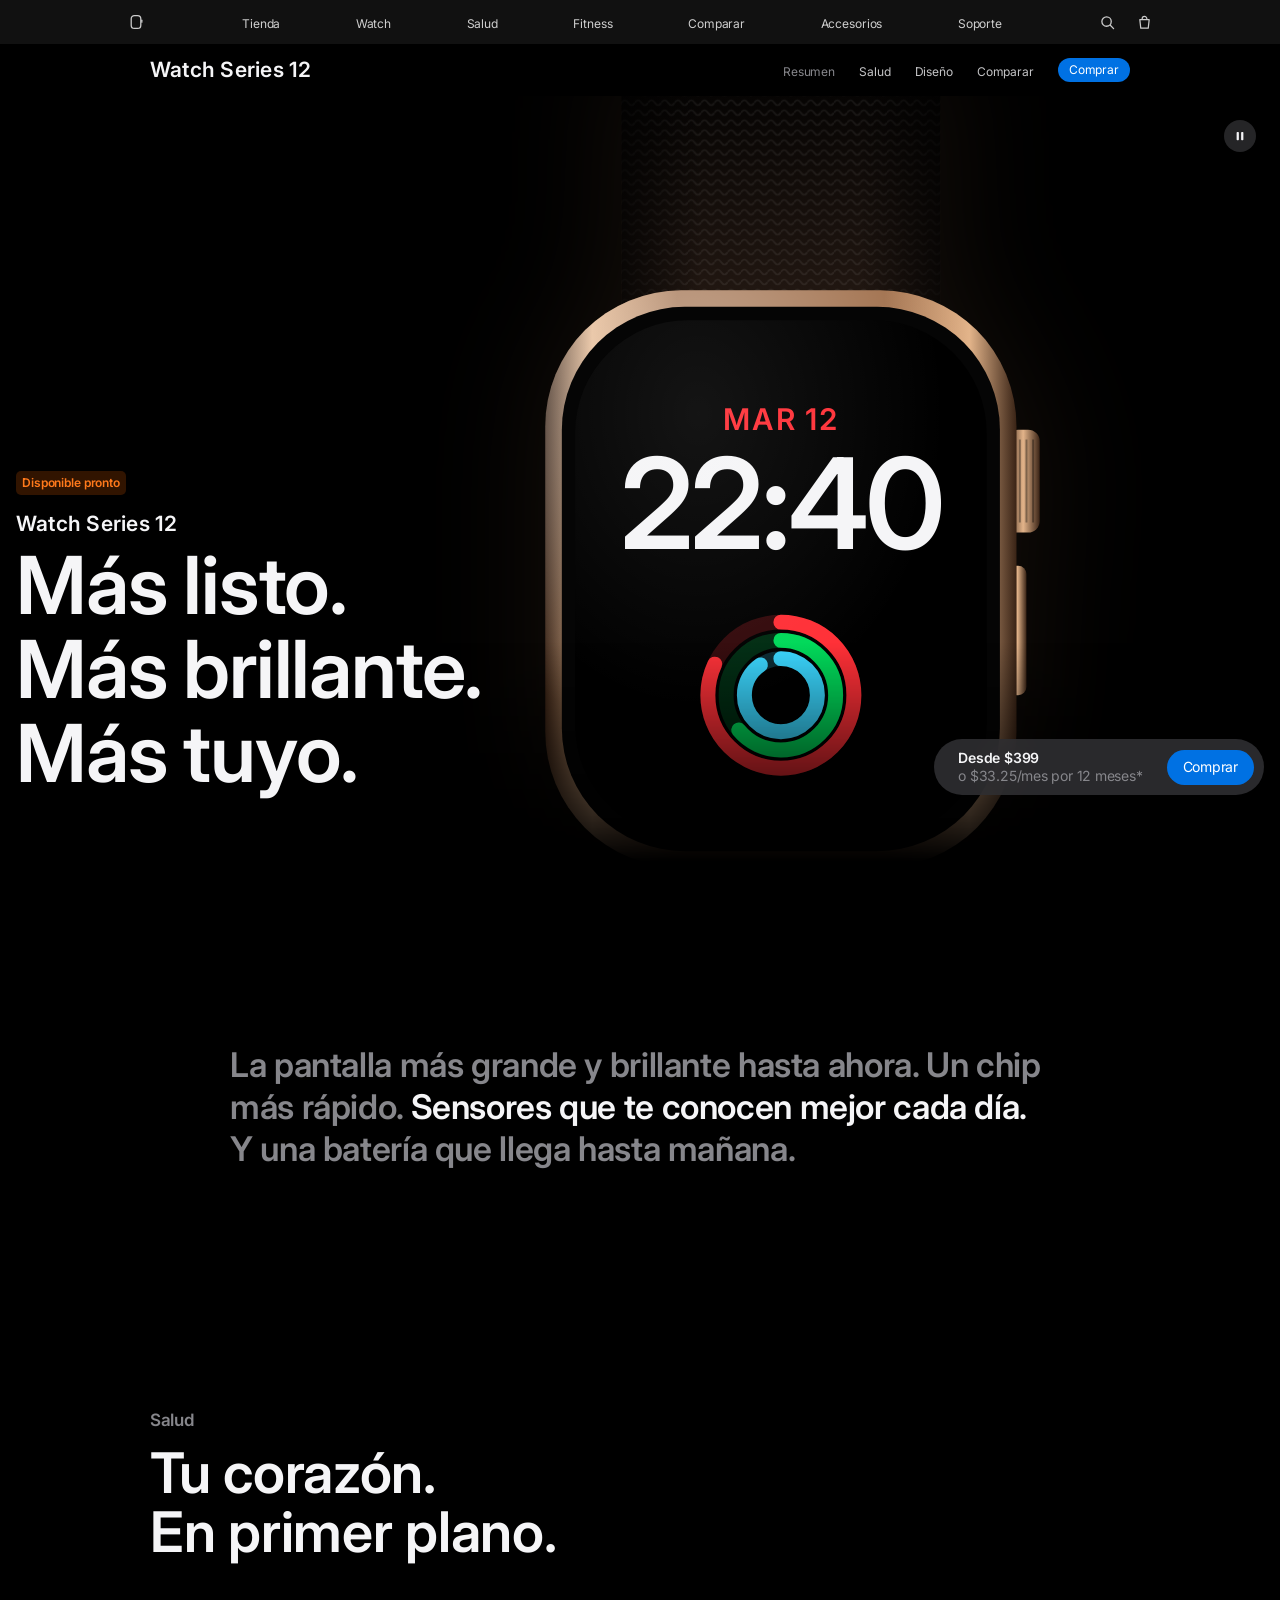
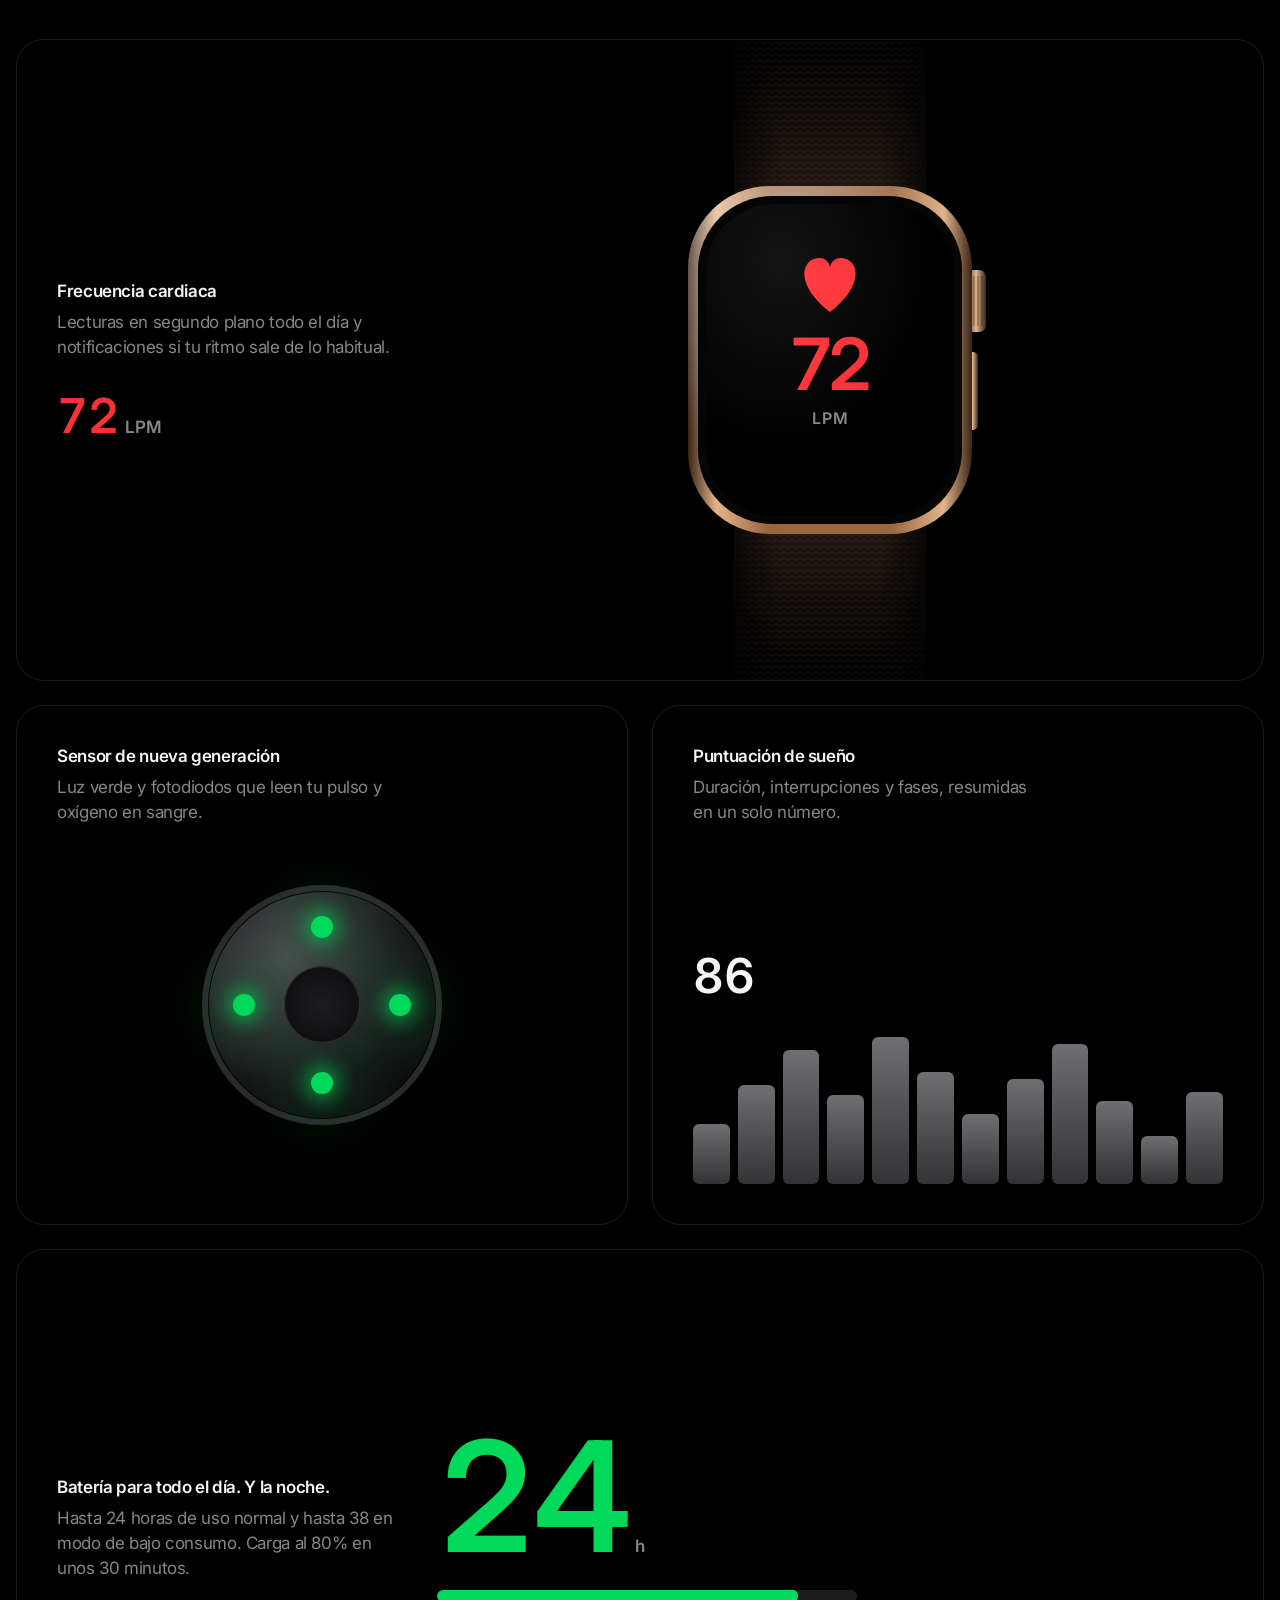
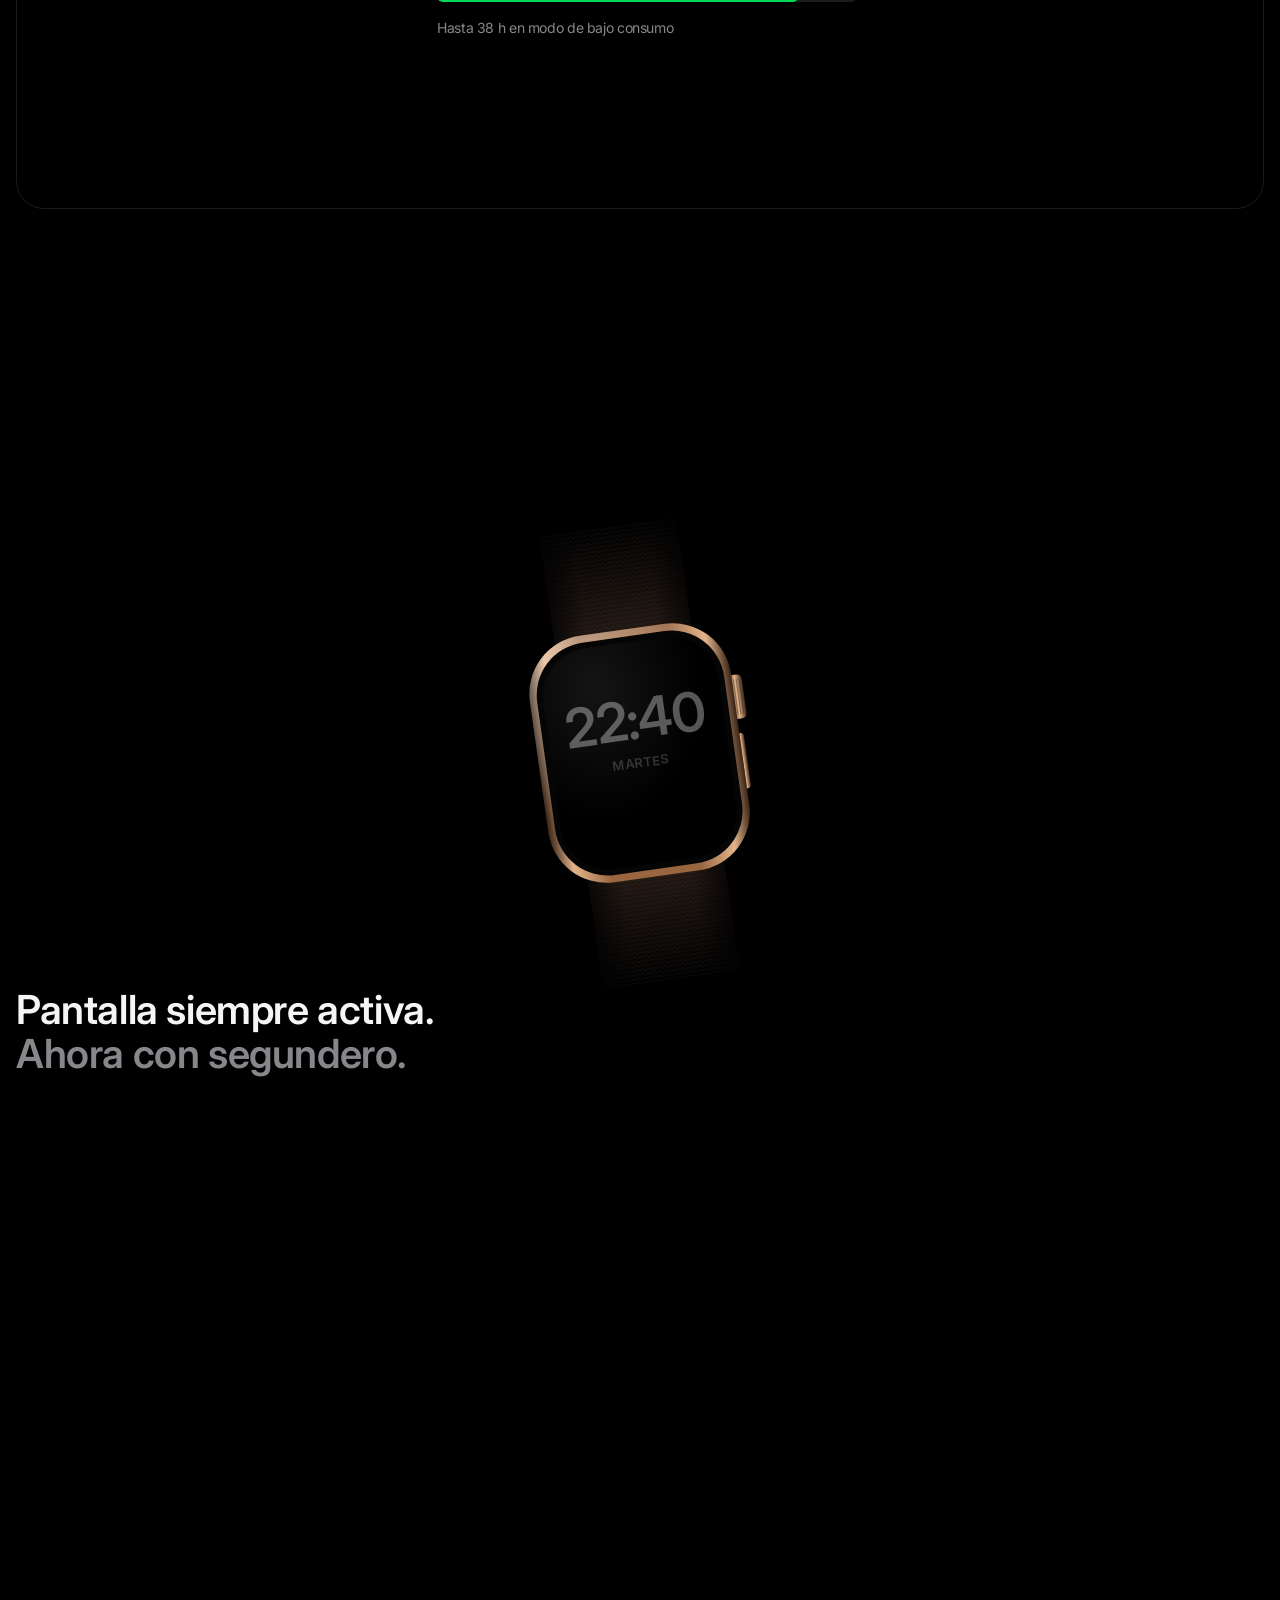
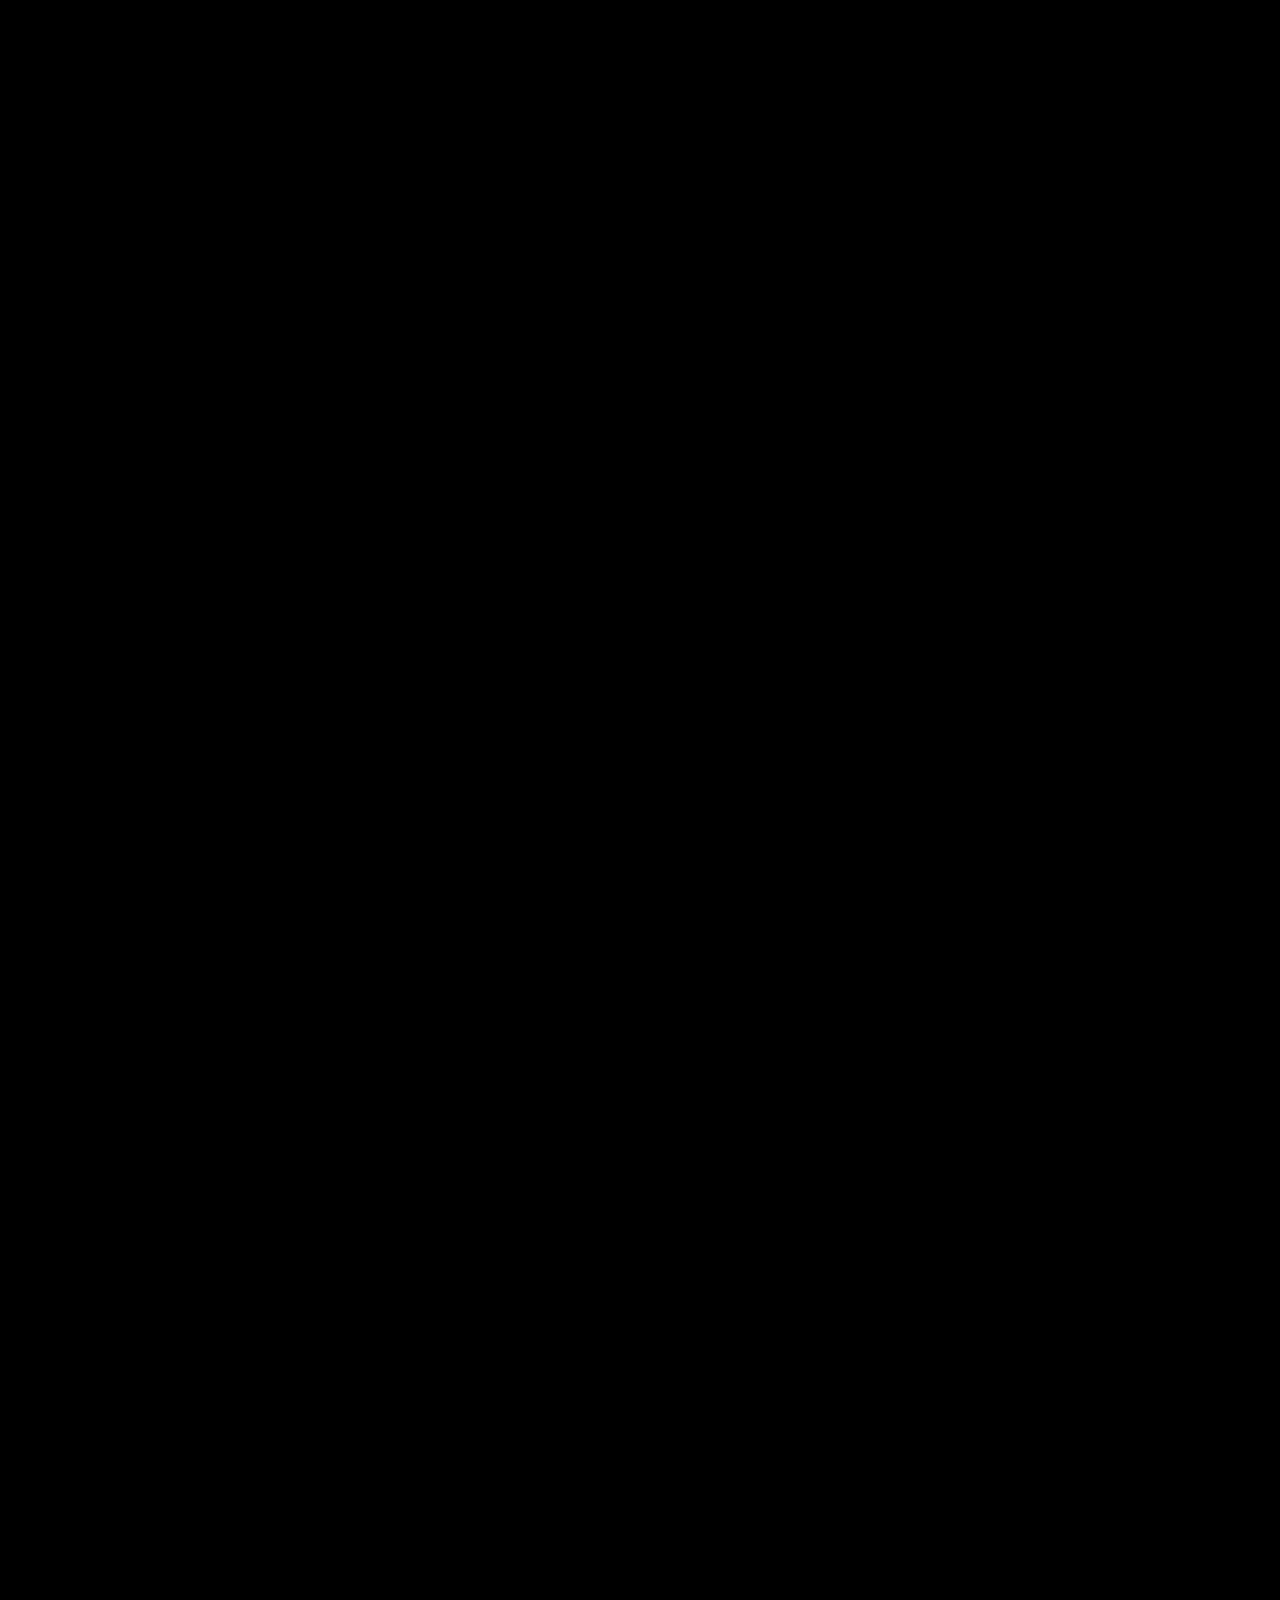
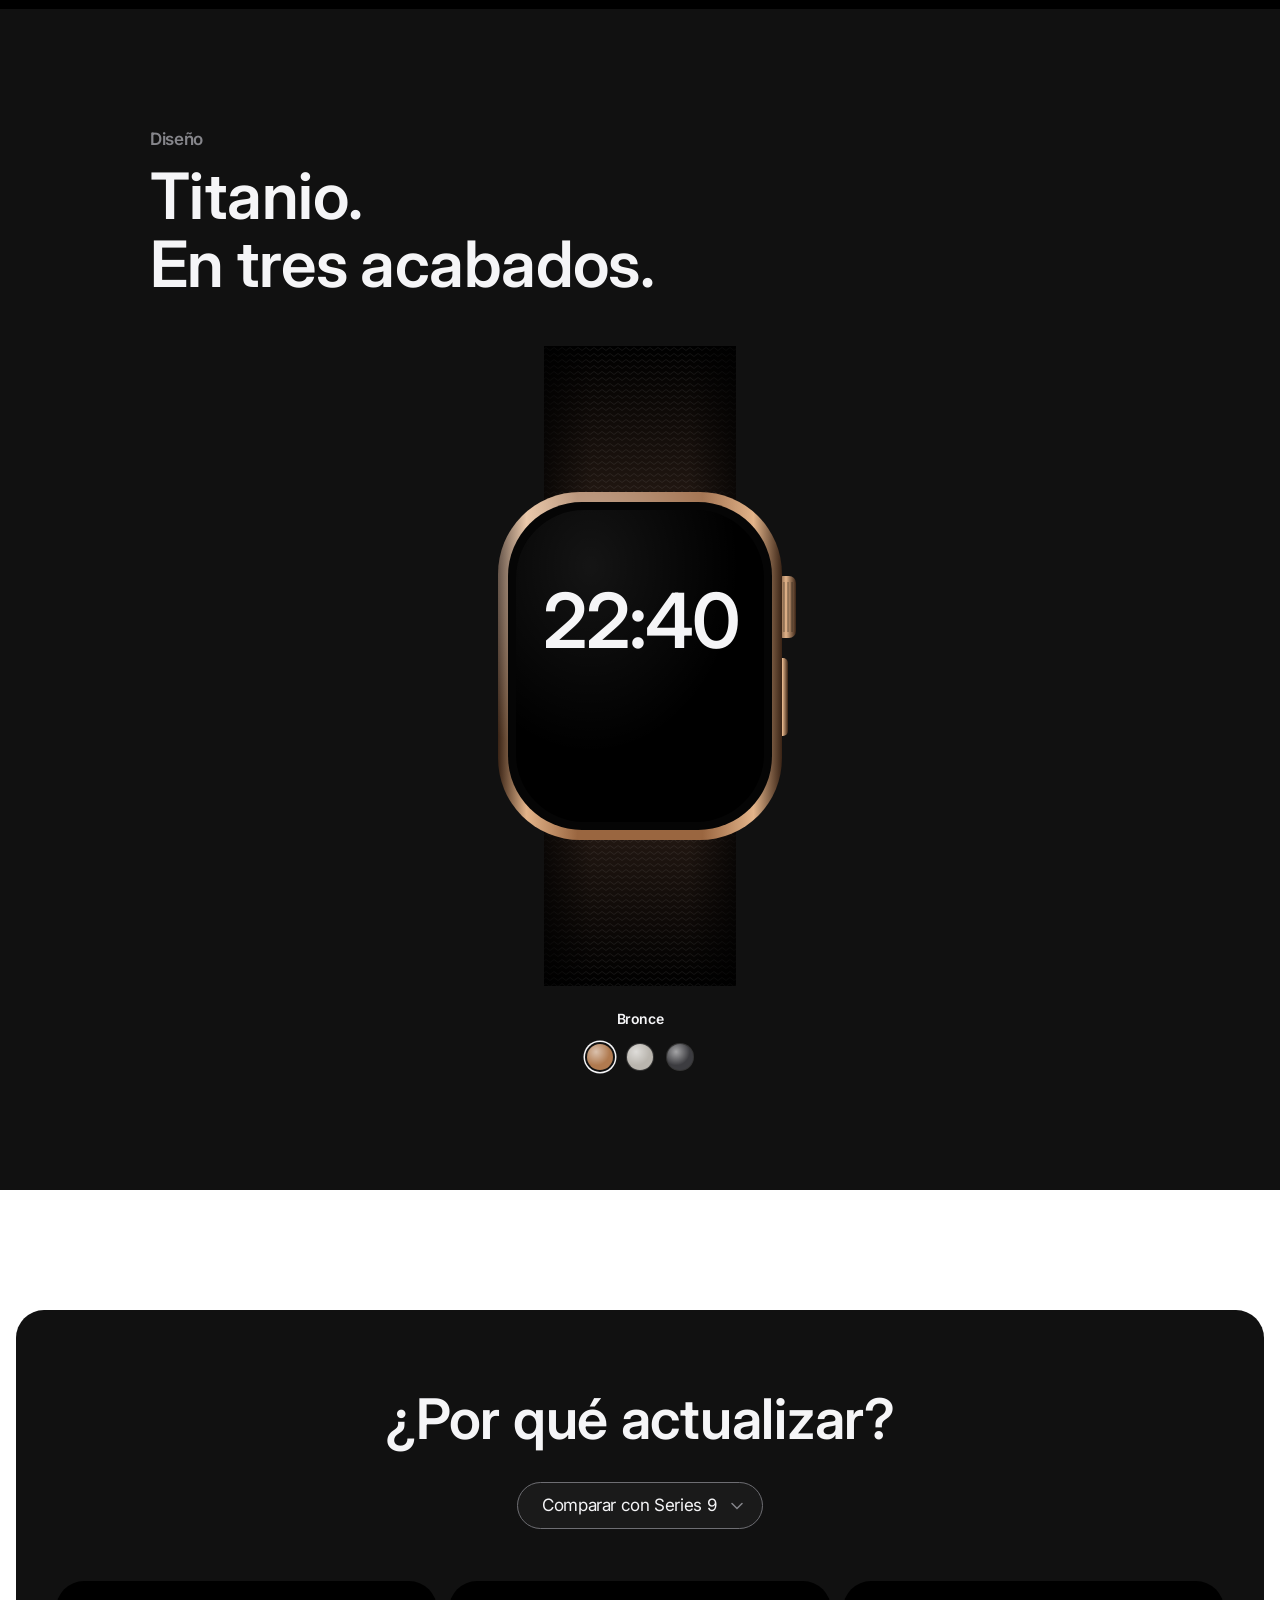
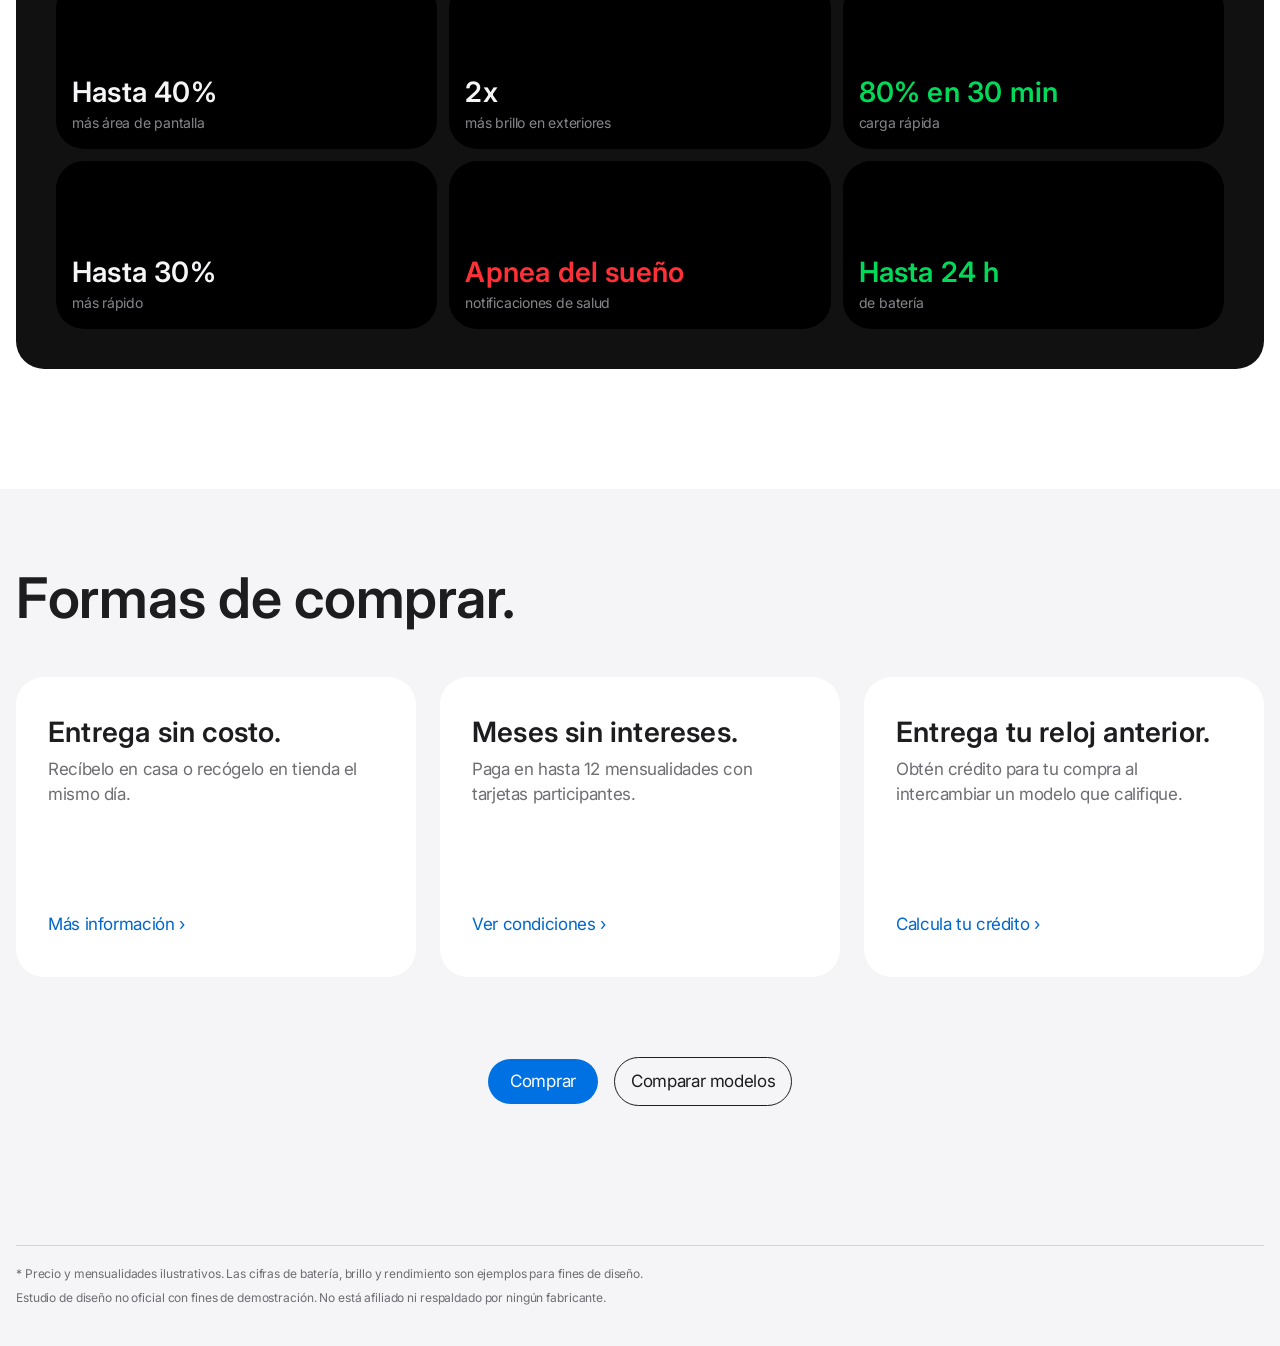
<file: index.html>
<!doctype html>
<html lang="es">
<head>
  <meta charset="utf-8">
  <meta name="viewport" content="width=device-width, initial-scale=1">
  <title>Watch Series 12</title>
  <meta name="description" content="Estudio de diseño no oficial de la página de producto de un reloj inteligente: escenario negro, hardware en bronce y métricas de salud animadas.">
  <link rel="preconnect" href="https://fonts.googleapis.com">
  <link rel="preconnect" href="https://fonts.gstatic.com" crossorigin>
  <link href="https://fonts.googleapis.com/css2?family=Inter:wght@400;600&display=swap" rel="stylesheet">
  <link rel="stylesheet" href="tokens/tokens.css">
  <link rel="stylesheet" href="assets/style.css">
</head>
<body>

  <!-- Shared watch hardware: case, bands, crown. Finish comes from --m1/--m2/--m3 on the host <svg>. -->
  <svg width="0" height="0" style="position:absolute" aria-hidden="true">
    <defs>
      <linearGradient id="g-case" x1="0" x2="1" y1="0" y2="0">
        <stop offset="0" style="stop-color:var(--m1)"/>
        <stop offset=".1" style="stop-color:var(--m2)"/>
        <stop offset=".28" style="stop-color:var(--m3)"/>
        <stop offset=".72" style="stop-color:var(--m3)"/>
        <stop offset=".9" style="stop-color:var(--m2)"/>
        <stop offset="1" style="stop-color:var(--m1)"/>
      </linearGradient>
      <radialGradient id="g-sheen" cx=".3" cy=".18" r=".6">
        <stop offset="0" stop-color="#fff" stop-opacity=".45"/>
        <stop offset="1" stop-color="#fff" stop-opacity="0"/>
      </radialGradient>
      <linearGradient id="g-band-top" x1="0" x2="0" y1="0" y2="1">
        <stop offset="0" stop-color="#000"/>
        <stop offset="1" style="stop-color:var(--band)"/>
      </linearGradient>
      <linearGradient id="g-band-bottom" x1="0" x2="0" y1="0" y2="1">
        <stop offset="0" style="stop-color:var(--band)"/>
        <stop offset="1" stop-color="#000"/>
      </linearGradient>
      <linearGradient id="g-band-shade" x1="0" x2="1">
        <stop offset="0" stop-color="#000" stop-opacity=".7"/>
        <stop offset=".25" stop-color="#000" stop-opacity="0"/>
        <stop offset=".75" stop-color="#000" stop-opacity="0"/>
        <stop offset="1" stop-color="#000" stop-opacity=".7"/>
      </linearGradient>
      <linearGradient id="g-crown" x1="0" x2="1">
        <stop offset="0" style="stop-color:var(--m1)"/>
        <stop offset=".5" style="stop-color:var(--m2)"/>
        <stop offset="1" style="stop-color:var(--m1)"/>
      </linearGradient>
      <pattern id="p-knit" width="8" height="6" patternUnits="userSpaceOnUse">
        <path d="M0 3 Q2 0 4 3 T8 3" fill="none" stroke="#fff" stroke-opacity=".07" stroke-width="1"/>
      </pattern>
      <symbol id="watch-body" viewBox="0 0 400 640">
        <rect x="104" y="0" width="192" height="190" fill="url(#g-band-top)"/>
        <rect x="104" y="0" width="192" height="190" fill="url(#p-knit)"/>
        <rect x="104" y="0" width="192" height="190" fill="url(#g-band-shade)"/>
        <rect x="104" y="450" width="192" height="190" fill="url(#g-band-bottom)"/>
        <rect x="104" y="450" width="192" height="190" fill="url(#p-knit)"/>
        <rect x="104" y="450" width="192" height="190" fill="url(#g-band-shade)"/>
        <rect x="336" y="230" width="20" height="62" rx="7" fill="url(#g-crown)"/>
        <g stroke="#000" stroke-opacity=".35" stroke-width="1.2">
          <path d="M340 236v50M344 236v50M348 236v50M352 236v50"/>
        </g>
        <rect x="337" y="312" width="11" height="78" rx="5" fill="url(#g-crown)"/>
        <rect x="58" y="146" width="284" height="348" rx="82" fill="url(#g-case)"/>
        <rect x="58" y="146" width="284" height="348" rx="82" fill="url(#g-sheen)"/>
        <rect x="68" y="156" width="264" height="328" rx="74" fill="#050505"/>
        <rect x="76" y="164" width="248" height="312" rx="68" fill="#000"/>
      </symbol>
    </defs>
  </svg>

  <!-- Global Navigation Bar -->
  <header class="gnav">
    <div class="gnav__inner">
      <a class="gnav__brand" href="#top" aria-label="Inicio">
        <svg viewBox="0 0 20 20" width="16" height="16" aria-hidden="true"><rect x="4" y="2" width="12" height="16" rx="4" fill="none" stroke="currentColor" stroke-width="1.6"/><rect x="16.5" y="7" width="1.6" height="4" rx=".8" fill="currentColor"/></svg>
      </a>
      <ul class="gnav__links">
        <li><a href="#top">Tienda</a></li>
        <li><a href="#top">Watch</a></li>
        <li><a href="#salud">Salud</a></li>
        <li><a href="#fitness">Fitness</a></li>
        <li><a href="#comparar">Comparar</a></li>
        <li><a href="#comprar">Accesorios</a></li>
        <li><a href="#pie">Soporte</a></li>
      </ul>
      <div class="gnav__icons">
        <svg viewBox="0 0 16 16" width="15" height="15" aria-hidden="true"><circle cx="7" cy="7" r="5" fill="none" stroke="currentColor" stroke-width="1.4"/><path d="M11 11l3.5 3.5" stroke="currentColor" stroke-width="1.4" stroke-linecap="round"/></svg>
        <svg viewBox="0 0 16 16" width="15" height="15" aria-hidden="true"><path d="M3 5h10l-1 9H4z" fill="none" stroke="currentColor" stroke-width="1.3" stroke-linejoin="round"/><path d="M5.5 5V4a2.5 2.5 0 015 0v1" fill="none" stroke="currentColor" stroke-width="1.3"/></svg>
      </div>
    </div>
  </header>

  <!-- Local Product Navigation -->
  <nav class="lnav" aria-label="Producto">
    <div class="lnav__inner">
      <a class="lnav__title" href="#top">Watch Series 12</a>
      <ul class="lnav__links">
        <li><a href="#top" class="is-current">Resumen</a></li>
        <li><a href="#salud">Salud</a></li>
        <li><a href="#diseno">Diseño</a></li>
        <li><a href="#comparar">Comparar</a></li>
      </ul>
      <a class="btn-buy btn-buy--sm" href="#comprar">Comprar</a>
    </div>
  </nav>

  <main id="top">

    <!-- Hero Product Stage -->
    <section class="hero" aria-label="Presentación">
      <div class="hero__stage" aria-hidden="true">
        <svg class="watch watch--hero" viewBox="0 0 400 640">
          <use href="#watch-body"/>
          <g class="face">
            <text x="200" y="230" class="face__date">MAR 12</text>
            <text x="200" y="302" class="face__time" data-clock>10:09</text>
            <g class="rings" transform="translate(200 390) rotate(-90)">
              <circle r="44" class="ring ring--track ring--move"/>
              <circle r="44" class="ring ring--move" pathLength="100" style="--fill:82"/>
              <circle r="33" class="ring ring--track ring--exercise"/>
              <circle r="33" class="ring ring--exercise" pathLength="100" style="--fill:64"/>
              <circle r="22" class="ring ring--track ring--stand"/>
              <circle r="22" class="ring ring--stand" pathLength="100" style="--fill:91"/>
            </g>
          </g>
          <rect class="glare" x="76" y="164" width="248" height="312" rx="68"/>
        </svg>
      </div>

      <div class="hero__copy">
        <span class="badge badge--soon">Disponible pronto</span>
        <p class="hero__eyebrow">Watch Series 12</p>
        <h1 class="hero__title">Más listo.<br>Más brillante.<br>Más tuyo.</h1>
      </div>

      <div class="capsule">
        <div class="capsule__price">
          <span>Desde $399</span>
          <span class="capsule__sub">o $33.25/mes por 12 meses*</span>
        </div>
        <a class="btn-buy" href="#comprar">Comprar</a>
      </div>

      <button class="pause" type="button" aria-label="Pausar animaciones" aria-pressed="false">
        <svg viewBox="0 0 16 16" width="12" height="12" aria-hidden="true">
          <g class="pause__icon-pause"><rect x="3.5" y="2.5" width="3" height="11" rx="1" fill="currentColor"/><rect x="9.5" y="2.5" width="3" height="11" rx="1" fill="currentColor"/></g>
          <path class="pause__icon-play" d="M4 2.5l9 5.5-9 5.5z" fill="currentColor"/>
        </svg>
      </button>
    </section>

    <!-- Intro statement -->
    <section class="intro" aria-label="Introducción">
      <p class="intro__text reveal">
        La pantalla más grande y brillante hasta ahora. Un chip más rápido.
        <span>Sensores que te conocen mejor cada día.</span>
        Y una batería que llega hasta mañana.
      </p>
    </section>

    <!-- Health -->
    <section class="section" id="salud">
      <div class="wrap">
        <p class="eyebrow reveal">Salud</p>
        <h2 class="section-heading reveal">Tu corazón.<br>En primer plano.</h2>
      </div>

      <div class="cards wrap-wide">
        <!-- Heart rate -->
        <article class="card card--black card--wide reveal">
          <div class="card__copy">
            <h3 class="feature-label">Frecuencia cardiaca</h3>
            <p class="card__text">Lecturas en segundo plano todo el día y notificaciones si tu ritmo sale de lo habitual.</p>
            <p class="metric metric--red"><span data-count="72">0</span><small>LPM</small></p>
          </div>
          <div class="card__media">
            <svg class="watch watch--card" viewBox="0 0 400 640" aria-hidden="true">
              <use href="#watch-body"/>
              <g class="face">
                <g transform="translate(200 250)">
                  <path class="heart" d="M0 22 C-34 -4 -30 -30 -12 -32 C-4 -33 0 -26 0 -22 C0 -26 4 -33 12 -32 C30 -30 34 -4 0 22Z" fill="var(--color-pulse-red)"/>
                </g>
                <text x="200" y="350" class="face__bpm" data-count="72">0</text>
                <text x="200" y="384" class="face__unit">LPM</text>
                <polyline class="ecg" pathLength="100" points="96,428 140,428 152,428 160,410 168,446 176,400 186,436 194,428 240,428 248,428 256,412 264,444 272,402 282,436 290,428 304,428"/>
              </g>
              <rect class="glare" x="76" y="164" width="248" height="312" rx="68"/>
            </svg>
          </div>
        </article>

        <!-- Sensor -->
        <article class="card card--black reveal">
          <div class="card__copy">
            <h3 class="feature-label">Sensor de nueva generación</h3>
            <p class="card__text">Luz verde y fotodiodos que leen tu pulso y oxígeno en sangre.</p>
          </div>
          <div class="sensor" aria-hidden="true">
            <div class="sensor__back">
              <span class="sensor__led" style="--a:0deg"></span>
              <span class="sensor__led" style="--a:90deg"></span>
              <span class="sensor__led" style="--a:180deg"></span>
              <span class="sensor__led" style="--a:270deg"></span>
              <span class="sensor__core"></span>
            </div>
          </div>
        </article>

        <!-- Sleep -->
        <article class="card card--black reveal">
          <div class="card__copy">
            <h3 class="feature-label">Puntuación de sueño</h3>
            <p class="card__text">Duración, interrupciones y fases, resumidas en un solo número.</p>
          </div>
          <div class="sleep" aria-hidden="true">
            <p class="metric"><span data-count="86">0</span></p>
            <div class="sleep__bars">
              <i style="--h:38%"></i><i style="--h:62%"></i><i style="--h:84%"></i><i style="--h:56%"></i>
              <i style="--h:92%"></i><i style="--h:70%"></i><i style="--h:44%"></i><i style="--h:66%"></i>
              <i style="--h:88%"></i><i style="--h:52%"></i><i style="--h:30%"></i><i style="--h:58%"></i>
            </div>
          </div>
        </article>

        <!-- Battery -->
        <article class="card card--black card--wide reveal" id="fitness">
          <div class="card__copy">
            <h3 class="feature-label">Batería para todo el día. Y la noche.</h3>
            <p class="card__text">Hasta 24 horas de uso normal y hasta 38 en modo de bajo consumo. Carga al 80% en unos 30 minutos.</p>
          </div>
          <div class="battery" aria-hidden="true">
            <p class="metric metric--green metric--xl"><span data-count="24">0</span><small>h</small></p>
            <div class="battery__bar"><span></span></div>
            <p class="battery__note">Hasta 38 h en modo de bajo consumo</p>
          </div>
        </article>
      </div>
    </section>

    <!-- Scroll-scrubbed display story -->
    <section class="scrub" aria-label="Pantalla">
      <div class="scrub__sticky">
        <svg class="watch watch--scrub" viewBox="0 0 400 640" aria-hidden="true">
          <use href="#watch-body"/>
          <g class="face scrub__face">
            <text x="200" y="300" class="face__time" data-clock>10:09</text>
            <text x="200" y="340" class="face__date face__date--muted">MARTES</text>
          </g>
          <rect class="glare" x="76" y="164" width="248" height="312" rx="68"/>
        </svg>
        <div class="scrub__captions">
          <p class="scrub__caption" data-from="0" data-to=".33">Pantalla siempre activa.<br><span>Ahora con segundero.</span></p>
          <p class="scrub__caption" data-from=".33" data-to=".66">Hasta 2,000 nits.<br><span>Legible bajo el sol.</span></p>
          <p class="scrub__caption" data-from=".66" data-to="1.01">Ángulos más amplios.<br><span>Ves la hora sin girar la muñeca.</span></p>
        </div>
      </div>
    </section>

    <!-- Finishes -->
    <section class="section section--charcoal" id="diseno">
      <div class="wrap">
        <p class="eyebrow reveal">Diseño</p>
        <h2 class="feature-display reveal">Titanio.<br>En tres acabados.</h2>
      </div>
      <div class="finish wrap reveal">
        <svg class="watch watch--finish" viewBox="0 0 400 640" aria-hidden="true">
          <use href="#watch-body"/>
          <g class="face">
            <text x="200" y="302" class="face__time" data-clock>10:09</text>
          </g>
          <rect class="glare" x="76" y="164" width="248" height="312" rx="68"/>
        </svg>
        <div class="finish__picker">
          <p class="finish__name" aria-live="polite">Bronce</p>
          <div class="swatches" role="radiogroup" aria-label="Acabado">
            <button class="swatch is-active" role="radio" aria-checked="true" data-finish="bronze" data-name="Bronce" style="--sw:#b07a4f" aria-label="Bronce"></button>
            <button class="swatch" role="radio" aria-checked="false" data-finish="natural" data-name="Titanio natural" style="--sw:#b9b5ae" aria-label="Titanio natural"></button>
            <button class="swatch" role="radio" aria-checked="false" data-finish="slate" data-name="Pizarra" style="--sw:#3c3c40" aria-label="Pizarra"></button>
          </div>
        </div>
      </div>
    </section>

    <!-- Comparison on a white field -->
    <section class="paper" id="comparar">
      <div class="compare wrap-wide reveal">
        <h2 class="section-heading section-heading--compare">¿Por qué actualizar?</h2>
        <label class="select">
          <span class="visually-hidden">Tu modelo actual</span>
          <select id="compare-model">
            <option value="s9">Comparar con Series 9</option>
            <option value="s7">Comparar con Series 7</option>
            <option value="s5">Comparar con Series 5</option>
            <option value="se">Comparar con SE</option>
          </select>
          <svg viewBox="0 0 12 8" width="12" height="8" aria-hidden="true"><path d="M1 1.5l5 5 5-5" fill="none" stroke="currentColor" stroke-width="1.5" stroke-linecap="round"/></svg>
        </label>
        <div class="tiles">
          <div class="tile"><p class="tile__value" data-key="screen">Hasta 40%</p><p class="tile__label">más área de pantalla</p></div>
          <div class="tile"><p class="tile__value" data-key="bright">2x</p><p class="tile__label">más brillo en exteriores</p></div>
          <div class="tile"><p class="tile__value tile__value--green" data-key="charge">80% en 30 min</p><p class="tile__label">carga rápida</p></div>
          <div class="tile"><p class="tile__value" data-key="chip">Hasta 30%</p><p class="tile__label">más rápido</p></div>
          <div class="tile"><p class="tile__value tile__value--red" data-key="sensor">Apnea del sueño</p><p class="tile__label">notificaciones de salud</p></div>
          <div class="tile"><p class="tile__value tile__value--green" data-key="battery">Hasta 24 h</p><p class="tile__label">de batería</p></div>
        </div>
      </div>
    </section>

    <!-- Ways to buy -->
    <section class="paper paper--porcelain" id="comprar">
      <div class="wrap-wide">
        <h2 class="section-heading section-heading--ink reveal">Formas de comprar.</h2>
        <div class="buy">
          <article class="card card--white reveal">
            <h3 class="card-heading">Entrega sin costo.</h3>
            <p class="card__text card__text--ink">Recíbelo en casa o recógelo en tienda el mismo día.</p>
            <a class="inline-link" href="#comprar">Más información ›</a>
          </article>
          <article class="card card--white reveal">
            <h3 class="card-heading">Meses sin intereses.</h3>
            <p class="card__text card__text--ink">Paga en hasta 12 mensualidades con tarjetas participantes.</p>
            <a class="inline-link" href="#comprar">Ver condiciones ›</a>
          </article>
          <article class="card card--white reveal">
            <h3 class="card-heading">Entrega tu reloj anterior.</h3>
            <p class="card__text card__text--ink">Obtén crédito para tu compra al intercambiar un modelo que califique.</p>
            <a class="inline-link" href="#comprar">Calcula tu crédito ›</a>
          </article>
        </div>
        <div class="buy__cta reveal">
          <a class="btn-buy btn-buy--lg" href="#comprar">Comprar</a>
          <a class="btn-outline" href="#comparar">Comparar modelos</a>
        </div>
      </div>
    </section>
  </main>

  <footer class="footer" id="pie">
    <div class="wrap-wide">
      <p>* Precio y mensualidades ilustrativos. Las cifras de batería, brillo y rendimiento son ejemplos para fines de diseño.</p>
      <p>Estudio de diseño no oficial con fines de demostración. No está afiliado ni respaldado por ningún fabricante.</p>
    </div>
  </footer>

  <script src="assets/main.js"></script>
</body>
</html>
</file>
<file: tokens/tokens.css>
/* Design tokens — dark product-gallery system (Inter substitutes SF Pro off Apple devices) */
:root {
  /* Colors */
  --color-gallery-black: #000000;
  --color-charcoal-stage: #111111;
  --color-ink: #1d1d1f;
  --color-porcelain: #f5f5f7;
  --color-paper: #ffffff;
  --color-steel: #86868b;
  --color-graphite: #6e6e73;
  --color-control-charcoal: #333336;
  --color-cloud-gray: #e8e8ed;
  --color-apple-blue: #0071e3;
  --color-link-blue: #0066cc;
  --color-pulse-red: #ff3037;
  --color-vital-green: #00d959;
  --color-signal-orange: #ff791b;
  --color-new-orange: #b64400;
  --color-burnt-badge-wash: #311400;

  /* Typography — Font Families */
  --font-sf-pro-display: 'SF Pro Display', -apple-system, BlinkMacSystemFont, 'Inter', ui-sans-serif, system-ui, "Segoe UI", Roboto, sans-serif;
  --font-sf-pro-text: 'SF Pro Text', -apple-system, BlinkMacSystemFont, 'Inter', ui-sans-serif, system-ui, "Segoe UI", Roboto, sans-serif;

  /* Typography — Scale */
  --text-nav: 12px;
  --leading-nav: 1;
  --tracking-nav: -0.12px;
  --text-utility-button: 12px;
  --leading-utility-button: 1.33;
  --tracking-utility-button: -0.12px;
  --text-body-strong: 14px;
  --leading-body-strong: 1.29;
  --tracking-body-strong: -0.224px;
  --text-body: 17px;
  --leading-body: 1.47;
  --tracking-body: -0.374px;
  --text-feature-label: 17px;
  --leading-feature-label: 1.24;
  --tracking-feature-label: -0.374px;
  --text-card-heading: 28px;
  --leading-card-heading: 1.14;
  --tracking-card-heading: 0.196px;
  --text-metric-display: 48px;
  --leading-metric-display: 1;
  --tracking-metric-display: -0.144px;
  --text-section-heading: 56px;
  --leading-section-heading: 1.07;
  --tracking-section-heading: -0.28px;
  --text-feature-display: 64px;
  --leading-feature-display: 1.06;
  --tracking-feature-display: -0.576px;
  --text-hero-display: 80px;
  --leading-hero-display: 1.05;
  --tracking-hero-display: -1.2px;

  /* Typography — Weights */
  --font-weight-regular: 400;
  --font-weight-semibold: 600;

  /* Spacing */
  --spacing-unit: 4px;
  --spacing-4: 4px;
  --spacing-8: 8px;
  --spacing-12: 12px;
  --spacing-16: 16px;
  --spacing-20: 20px;
  --spacing-24: 24px;
  --spacing-28: 28px;
  --spacing-32: 32px;
  --spacing-40: 40px;
  --spacing-48: 48px;
  --spacing-52: 52px;
  --spacing-76: 76px;
  --spacing-80: 80px;
  --spacing-120: 120px;
  --spacing-144: 144px;
  --spacing-208: 208px;

  /* Layout */
  --section-gap: 24px;
  --card-padding: 16px;
  --element-gap: 4px;
  --content-width: 980px;
  --wide-width: 1260px;

  /* Border Radius */
  --radius-md: 5px;
  --radius-lg: 10px;
  --radius-3xl: 28px;
  --radius-3xl-2: 32px;
  --radius-3xl-3: 36px;
  --radius-full: 980px;
  --radius-full-2: 999px;
  --radius-full-3: 9999px;

  /* Named Radii */
  --radius-cards: 28px;
  --radius-links: 10px;
  --radius-badges: 5px;
  --radius-inputs: 980px;
  --radius-buttons: 9999px;
  --radius-utilitycontrols: 36px;

  /* Shadows */
  --shadow-subtle: rgb(245, 245, 247) 0px -1px 0px 0px;

  /* Surfaces */
  --surface-gallery-black: #000000;
  --surface-charcoal-stage: #111111;
  --surface-paper: #ffffff;
  --surface-porcelain: #f5f5f7;

  /* Motion */
  --ease-out: cubic-bezier(0.28, 0.11, 0.32, 1);
  --duration-reveal: 1s;
}
</file>
<file: assets/style.css>
/* Dark product gallery — requires tokens/tokens.css */

/* Animatable finish colors for the watch case */
@property --m1 { syntax: '<color>'; inherits: true; initial-value: #3a2416; }
@property --m2 { syntax: '<color>'; inherits: true; initial-value: #e3b48a; }
@property --m3 { syntax: '<color>'; inherits: true; initial-value: #9a6640; }
@property --band { syntax: '<color>'; inherits: true; initial-value: #2a1d16; }

*, *::before, *::after { box-sizing: border-box; }
html { scroll-behavior: smooth; }
body {
  margin: 0;
  background: var(--color-gallery-black);
  color: var(--color-porcelain);
  font-family: var(--font-sf-pro-text);
  font-size: var(--text-body);
  line-height: var(--leading-body);
  letter-spacing: var(--tracking-body);
  -webkit-font-smoothing: antialiased;
  overflow-x: hidden;
}
h1, h2, h3, p, ul { margin: 0; padding: 0; }
ul { list-style: none; }
a { color: inherit; text-decoration: none; }
button { font: inherit; color: inherit; }
.visually-hidden { position: absolute; width: 1px; height: 1px; overflow: hidden; clip: rect(0 0 0 0); white-space: nowrap; }

.wrap { width: min(var(--content-width), 100% - 32px); margin: 0 auto; }
.wrap-wide { width: min(var(--wide-width), 100% - 32px); margin: 0 auto; }

/* ---------- Type roles ---------- */
.eyebrow {
  font: 600 var(--text-body)/1.24 var(--font-sf-pro-text);
  color: var(--color-steel);
  margin-bottom: var(--spacing-12);
}
.section-heading {
  font: 600 clamp(40px, 5.4vw, var(--text-section-heading))/var(--leading-section-heading) var(--font-sf-pro-display);
  letter-spacing: var(--tracking-section-heading);
}
.feature-display {
  font: 600 clamp(44px, 6.2vw, var(--text-feature-display))/var(--leading-feature-display) var(--font-sf-pro-display);
  letter-spacing: var(--tracking-feature-display);
}
.feature-label {
  font: 600 var(--text-feature-label)/var(--leading-feature-label) var(--font-sf-pro-text);
  letter-spacing: var(--tracking-feature-label);
}
.card-heading {
  font: 600 var(--text-card-heading)/var(--leading-card-heading) var(--font-sf-pro-display);
  letter-spacing: var(--tracking-card-heading);
}

/* ---------- Buttons ---------- */
.btn-buy {
  display: inline-block;
  padding: 8px 16px;
  border-radius: var(--radius-full);
  background: var(--color-apple-blue);
  color: #fff;
  font: 400 14px/1.29 var(--font-sf-pro-text);
  letter-spacing: -0.224px;
  white-space: nowrap;
  transition: background-color .25s ease;
}
.btn-buy:hover { background: #0077ed; }
.btn-buy:focus-visible, .btn-outline:focus-visible, .swatch:focus-visible, .pause:focus-visible, .select select:focus-visible {
  outline: 2px solid var(--color-apple-blue); outline-offset: 3px;
}
.btn-buy--sm { padding: 4px 11px; font-size: var(--text-utility-button); line-height: 16px; letter-spacing: -0.12px; }
.btn-buy--lg { padding: 12px 22px; font-size: var(--text-body); }
.btn-outline {
  display: inline-block;
  padding: 11px 16px;
  border: 1px solid currentColor;
  border-radius: var(--radius-full-2);
  font-size: var(--text-body);
  transition: background-color .25s ease, color .25s ease;
}
.btn-outline:hover { background: var(--color-ink); color: var(--color-paper); }

.badge {
  display: inline-block;
  padding: 4px 6px;
  border-radius: var(--radius-badges);
  font: 600 12px/16px var(--font-sf-pro-text);
  letter-spacing: -0.12px;
}
.badge--soon { background: var(--color-burnt-badge-wash); color: var(--color-signal-orange); }

/* ---------- Global nav ---------- */
.gnav { background: var(--color-charcoal-stage); height: 44px; position: relative; z-index: 30; }
.gnav__inner {
  width: min(1024px, 100% - 32px); height: 100%; margin: 0 auto;
  display: flex; align-items: center; justify-content: space-between; gap: 24px;
}
.gnav__brand, .gnav__icons { color: #ccc; display: flex; gap: 22px; }
.gnav__links { display: flex; flex: 1; justify-content: space-between; max-width: 760px; }
.gnav__links a {
  font-size: var(--text-nav); line-height: 1; letter-spacing: var(--tracking-nav);
  color: rgba(255, 255, 255, .8); transition: color .3s ease;
}
.gnav__links a:hover { color: #fff; }

/* ---------- Local nav ---------- */
.lnav {
  position: sticky; top: 0; z-index: 25;
  height: 52px;
  background: rgba(0, 0, 0, .72);
  backdrop-filter: saturate(180%) blur(20px);
  -webkit-backdrop-filter: saturate(180%) blur(20px);
  transition: box-shadow .3s ease;
}
.lnav.is-stuck { box-shadow: inset 0 -1px 0 rgba(255, 255, 255, .14); }
.lnav__inner {
  width: min(var(--content-width), 100% - 32px); height: 100%; margin: 0 auto;
  display: flex; align-items: center; gap: 24px;
}
.lnav__title { font: 600 21px/1.14 var(--font-sf-pro-display); letter-spacing: .231px; margin-right: auto; }
.lnav__links { display: flex; gap: 24px; }
.lnav__links a { font-size: var(--text-nav); letter-spacing: var(--tracking-nav); color: rgba(245, 245, 247, .8); }
.lnav__links a.is-current { color: var(--color-steel); }
.lnav__links a:hover { color: var(--color-porcelain); }

/* ---------- Watch rendering ---------- */
.watch {
  --m1: #3a2416; --m2: #e3b48a; --m3: #9a6640; --band: #2a1d16;
  display: block; overflow: visible;
  transition: --m1 .9s var(--ease-out), --m2 .9s var(--ease-out), --m3 .9s var(--ease-out), --band .9s var(--ease-out);
}
.watch[data-finish="natural"] { --m1: #4b4945; --m2: #f1eee8; --m3: #b3aea6; --band: #3b3a38; }
.watch[data-finish="slate"]   { --m1: #0d0d0f; --m2: #8a8a90; --m3: #3a3a3f; --band: #1a1a1c; }
.glare { fill: url(#g-sheen); opacity: .18; pointer-events: none; }

.face text { text-anchor: middle; font-family: var(--font-sf-pro-display); fill: var(--color-porcelain); }
.face__time { font-size: 76px; font-weight: 600; letter-spacing: -2px; }
.face__date { font-size: 18px; font-weight: 600; fill: var(--color-pulse-red) !important; letter-spacing: 1px; }
.face__date--muted { fill: var(--color-steel) !important; }
.face__bpm { font-size: 72px; font-weight: 600; fill: var(--color-pulse-red) !important; letter-spacing: -2px; }
.face__unit { font-size: 16px; font-weight: 600; fill: var(--color-steel) !important; letter-spacing: 1px; }

.ring { fill: none; stroke-width: 9; stroke-linecap: round; }
.ring--track { opacity: .2; }
.ring--move { stroke: var(--color-pulse-red); }
.ring--exercise { stroke: var(--color-vital-green); }
.ring--stand { stroke: #3ad7ff; }
.ring:not(.ring--track) {
  stroke-dasharray: 100;
  stroke-dashoffset: 100;
  transition: stroke-dashoffset 2.2s var(--ease-out);
}
.is-in .ring:not(.ring--track), .hero.is-in .ring:not(.ring--track) { stroke-dashoffset: calc(100 - var(--fill)); }

.heart { animation: beat 0.83s ease-in-out infinite; transform-box: fill-box; transform-origin: center; }
@keyframes beat { 0%, 100% { transform: scale(1); } 15% { transform: scale(1.18); } 30% { transform: scale(.98); } 45% { transform: scale(1.08); } }
.ecg {
  fill: none; stroke: var(--color-pulse-red); stroke-width: 3; stroke-linejoin: round; stroke-linecap: round;
  stroke-dasharray: 100; stroke-dashoffset: 100;
  animation: ecg 2.4s linear infinite;
}
@keyframes ecg { 0% { stroke-dashoffset: 100; opacity: 1; } 70% { stroke-dashoffset: 0; opacity: 1; } 100% { stroke-dashoffset: 0; opacity: 0; } }

/* ---------- Hero ---------- */
.hero {
  position: relative;
  height: calc(100vh - 96px);
  height: calc(100svh - 96px);
  min-height: 640px;
  max-height: 1000px;
  overflow: hidden;
  background: var(--color-gallery-black);
}
.hero__stage {
  position: absolute; inset: -6% 0 auto 0;
  display: flex; justify-content: center;
  padding-left: 22vw;
  will-change: transform;
}
.watch--hero {
  height: 118vh; max-height: 1180px; width: auto;
  opacity: 0;
  transform: translateY(60px) scale(.92) rotate(-4deg);
  transition: opacity 1.6s var(--ease-out), transform 2s var(--ease-out);
  filter: drop-shadow(0 0 60px rgba(176, 122, 79, .12));
}
.hero.is-in .watch--hero { opacity: 1; transform: none; }
.hero::after {
  content: ""; position: absolute; inset: auto 0 0 0; height: 32%;
  background: linear-gradient(to bottom, transparent, #000 85%);
  pointer-events: none;
}
.hero__copy {
  position: absolute; z-index: 2;
  left: max(16px, calc((100vw - var(--wide-width)) / 2));
  bottom: 13%;
}
.hero__copy > * {
  opacity: 0; transform: translateY(30px);
  transition: opacity 1.2s var(--ease-out), transform 1.2s var(--ease-out);
}
.hero.is-in .hero__copy > * { opacity: 1; transform: none; }
.hero.is-in .hero__copy > :nth-child(1) { transition-delay: .5s; }
.hero.is-in .hero__copy > :nth-child(2) { transition-delay: .6s; }
.hero.is-in .hero__copy > :nth-child(3) { transition-delay: .75s; }
.hero__eyebrow { margin: 16px 0 8px; font: 600 21px/1.19 var(--font-sf-pro-display); letter-spacing: .231px; }
.hero__title {
  font: 600 clamp(48px, 6.4vw, var(--text-hero-display))/84px var(--font-sf-pro-display);
  line-height: 1.05;
  letter-spacing: var(--tracking-hero-display);
}

.capsule {
  position: absolute; z-index: 2;
  right: max(16px, calc((100vw - var(--wide-width)) / 2));
  bottom: 13%;
  display: flex; align-items: center; gap: 24px;
  padding: 10px 10px 10px 24px;
  border-radius: var(--radius-utilitycontrols);
  background: rgba(51, 51, 54, .82);
  backdrop-filter: blur(20px); -webkit-backdrop-filter: blur(20px);
  opacity: 0; transform: translateY(30px);
  transition: opacity 1.2s var(--ease-out) .9s, transform 1.2s var(--ease-out) .9s;
}
.hero.is-in .capsule { opacity: 1; transform: none; }
.capsule__price { display: flex; flex-direction: column; font: 600 var(--text-body-strong)/18px var(--font-sf-pro-text); letter-spacing: var(--tracking-body-strong); }
.capsule__sub { font-weight: 400; color: var(--color-steel); }

.pause {
  position: absolute; z-index: 3; right: 24px; top: 24px;
  width: 32px; height: 32px; border-radius: 50%; border: 0;
  display: grid; place-items: center;
  background: rgba(51, 51, 54, .72); color: var(--color-porcelain);
  cursor: pointer; transition: background-color .25s ease;
}
.pause:hover { background: rgba(80, 80, 84, .9); }
.pause__icon-play { display: none; }
.is-paused .pause__icon-pause { display: none; }
.is-paused .pause__icon-play { display: inline; }
.is-paused *, .is-paused *::before, .is-paused *::after { animation-play-state: paused !important; }

/* ---------- Intro ---------- */
.intro { padding: var(--spacing-144) 0 var(--spacing-120); }
.intro__text {
  width: min(820px, 100% - 32px); margin: 0 auto;
  font: 600 clamp(24px, 3vw, 34px)/1.24 var(--font-sf-pro-display);
  color: var(--color-steel);
}
.intro__text span { color: var(--color-porcelain); }

/* ---------- Sections & cards ---------- */
.section { padding: var(--spacing-120) 0; }
.section--charcoal { background: var(--color-charcoal-stage); overflow: hidden; }
.section .wrap + .cards { margin-top: var(--spacing-76); }

.cards {
  display: grid;
  grid-template-columns: repeat(2, 1fr);
  gap: var(--section-gap);
}
.card { border-radius: var(--radius-cards); overflow: hidden; position: relative; }
.card--black { background: var(--color-gallery-black); border: 1px solid #1c1c1e; min-height: 520px; padding: var(--spacing-40); display: flex; flex-direction: column; }
.card--wide { grid-column: 1 / -1; flex-direction: row; align-items: center; gap: var(--spacing-40); min-height: 560px; }
.card__copy { max-width: 340px; position: relative; z-index: 1; }
.card__text { margin-top: var(--spacing-8); color: var(--color-steel); font-size: var(--text-body); }
.card__text--ink { color: var(--color-graphite); }
.card__media { flex: 1; display: flex; justify-content: center; align-self: stretch; margin: -40px 0; }
.watch--card { height: 640px; max-height: 120%; width: auto; }

.metric {
  margin-top: var(--spacing-32);
  font: 600 var(--text-metric-display)/1 var(--font-sf-pro-display);
  letter-spacing: var(--tracking-metric-display);
  font-variant-numeric: tabular-nums;
}
.metric small { font-size: var(--text-body); margin-left: 6px; color: var(--color-steel); letter-spacing: 0; }
.metric--red { color: var(--color-pulse-red); }
.metric--green { color: var(--color-vital-green); }
.metric--xl { font-size: clamp(80px, 12vw, 160px); letter-spacing: -3px; margin: 0; }

/* Sensor glow */
.sensor { flex: 1; display: grid; place-items: center; }
.sensor__back {
  position: relative; width: 240px; height: 240px; border-radius: 50%;
  background: radial-gradient(circle at 35% 30%, #4a4a4e, #141416 60%, #050505);
  box-shadow: inset 0 0 0 6px #2a2a2c, inset 0 0 0 7px #000;
}
.sensor__core {
  position: absolute; inset: 34%; border-radius: 50%;
  background: radial-gradient(circle, #1d1d20, #0a0a0b);
  box-shadow: inset 0 0 0 1px #333;
}
.sensor__led {
  position: absolute; left: 50%; top: 50%; width: 22px; height: 22px; margin: -11px;
  border-radius: 50%;
  background: var(--color-vital-green);
  transform: rotate(var(--a)) translateY(-78px);
  box-shadow: 0 0 18px 6px rgba(0, 217, 89, .55), 0 0 60px 18px rgba(0, 217, 89, .25);
  animation: glow 1.4s ease-in-out infinite;
}
.sensor__led:nth-child(2) { animation-delay: .35s; }
.sensor__led:nth-child(3) { animation-delay: .7s; }
.sensor__led:nth-child(4) { animation-delay: 1.05s; }
@keyframes glow { 0%, 100% { opacity: .35; } 50% { opacity: 1; } }

/* Sleep bars */
.sleep { flex: 1; display: flex; flex-direction: column; justify-content: flex-end; gap: var(--spacing-24); }
.sleep .metric { margin: 0; }
.sleep__bars { display: flex; align-items: flex-end; gap: 8px; height: 160px; }
.sleep__bars i {
  flex: 1; height: var(--h); border-radius: 6px;
  background: linear-gradient(#6e6e73, #333336);
  transform: scaleY(0); transform-origin: bottom;
  transition: transform 1.2s var(--ease-out);
}
.is-in .sleep__bars i { transform: scaleY(1); }
.sleep__bars i:nth-child(n) { transition-delay: calc(var(--i, 0) * 60ms); }

/* Battery */
.battery { flex: 1; display: flex; flex-direction: column; align-items: flex-start; gap: var(--spacing-16); }
.battery__bar { width: min(420px, 100%); height: 12px; border-radius: 6px; background: #1c1c1e; overflow: hidden; }
.battery__bar span {
  display: block; height: 100%; width: 100%; border-radius: inherit;
  background: var(--color-vital-green);
  transform: scaleX(0); transform-origin: left;
  transition: transform 2.4s var(--ease-out) .2s;
}
.is-in .battery__bar span { transform: scaleX(.86); }
.battery__note { color: var(--color-steel); font-size: var(--text-body-strong); }

/* ---------- Scrub section ---------- */
.scrub { height: 320vh; position: relative; --p: 0; }
.scrub__sticky {
  position: sticky; top: 52px;
  height: calc(100vh - 52px);
  display: grid; place-items: center;
  overflow: hidden;
}
.watch--scrub {
  height: 82vh; width: auto;
  transform: scale(calc(0.62 + var(--p) * 0.7)) rotate(calc((1 - var(--p)) * -8deg));
}
.scrub__face { opacity: calc(0.35 + var(--p) * 0.65); }
.scrub__captions { position: absolute; left: max(16px, calc((100vw - var(--wide-width)) / 2)); bottom: 12%; }
.scrub__caption {
  position: absolute; left: 0; bottom: 0; width: min(440px, 80vw);
  font: 600 clamp(28px, 3.4vw, 40px)/1.1 var(--font-sf-pro-display);
  letter-spacing: -0.4px;
  opacity: 0; transform: translateY(24px);
  transition: opacity .6s var(--ease-out), transform .6s var(--ease-out);
}
.scrub__caption span { color: var(--color-steel); }
.scrub__caption.is-active { opacity: 1; transform: none; }

/* ---------- Finishes ---------- */
.finish { display: flex; flex-direction: column; align-items: center; margin-top: var(--spacing-48); }
.watch--finish { height: min(640px, 80vh, 150vw); width: auto; }
.finish__picker { display: flex; flex-direction: column; align-items: center; gap: var(--spacing-16); margin-top: var(--spacing-24); }
.finish__name { font: 600 var(--text-body-strong)/1.29 var(--font-sf-pro-text); color: var(--color-porcelain); }
.swatches { display: flex; gap: 14px; }
.swatch {
  width: 26px; height: 26px; border-radius: 50%; border: 0; padding: 0; cursor: pointer;
  background: radial-gradient(circle at 35% 30%, #fff8, transparent 55%), var(--sw);
  box-shadow: 0 0 0 1px rgba(255, 255, 255, .15);
  transition: box-shadow .3s ease, transform .3s var(--ease-out);
}
.swatch:hover { transform: scale(1.08); }
.swatch.is-active { box-shadow: 0 0 0 2px var(--color-charcoal-stage), 0 0 0 3.5px var(--color-porcelain); }

/* ---------- White field + comparison module ---------- */
.paper { background: var(--color-paper); color: var(--color-ink); padding: var(--spacing-120) 0; }
.paper--porcelain { background: var(--color-porcelain); padding-top: var(--spacing-80); }
.compare {
  background: var(--color-charcoal-stage); color: var(--color-porcelain);
  border-radius: var(--radius-cards);
  padding: var(--spacing-80) var(--spacing-40) var(--spacing-40);
  display: flex; flex-direction: column; align-items: center; text-align: center;
}
.section-heading--compare { line-height: 60px; line-height: 1.07; }
.section-heading--ink { color: var(--color-ink); margin-bottom: var(--spacing-48); }

.select { position: relative; margin: var(--spacing-32) 0 var(--spacing-52); display: inline-block; }
.select select {
  appearance: none; -webkit-appearance: none;
  padding: 12px 45px 12px 24px;
  border-radius: var(--radius-inputs);
  border: 1px solid var(--color-graphite);
  background: rgba(255, 255, 255, .04);
  color: var(--color-porcelain);
  font: 400 var(--text-body)/1.24 var(--font-sf-pro-text);
  letter-spacing: var(--tracking-body);
  cursor: pointer;
}
.select select option { color: var(--color-ink); }
.select svg { position: absolute; right: 20px; top: 50%; margin-top: -4px; pointer-events: none; color: var(--color-steel); }

.tiles { width: 100%; display: grid; grid-template-columns: repeat(3, 1fr); gap: 12px; text-align: left; }
.tile {
  background: var(--color-gallery-black);
  border-radius: var(--radius-cards);
  padding: var(--card-padding);
  min-height: 168px;
  display: flex; flex-direction: column; justify-content: flex-end; gap: var(--spacing-4);
}
.tile__value {
  font: 600 var(--text-card-heading)/var(--leading-card-heading) var(--font-sf-pro-display);
  letter-spacing: var(--tracking-card-heading);
  transition: opacity .35s ease, transform .35s var(--ease-out);
}
.tile__value.is-swapping { opacity: 0; transform: translateY(8px); }
.tile__value--green { color: var(--color-vital-green); }
.tile__value--red { color: var(--color-pulse-red); }
.tile__label { color: var(--color-steel); font-size: var(--text-body-strong); letter-spacing: var(--tracking-body-strong); }

/* ---------- Ways to buy ---------- */
.buy { display: grid; grid-template-columns: repeat(3, 1fr); gap: var(--section-gap); }
.card--white { background: var(--color-paper); padding: var(--spacing-40) var(--spacing-32); min-height: 300px; display: flex; flex-direction: column; color: var(--color-ink); }
.card--white .card__text { flex: 1; }
.inline-link { color: var(--color-link-blue); font-size: var(--text-body); margin-top: var(--spacing-24); }
.inline-link:hover { text-decoration: underline; }
.buy__cta { display: flex; justify-content: center; align-items: center; gap: var(--spacing-16); margin-top: var(--spacing-80); }

/* ---------- Footer ---------- */
.footer { background: var(--color-porcelain); color: var(--color-graphite); padding: var(--spacing-20) 0 var(--spacing-40); font-size: var(--text-nav); line-height: 1.33; letter-spacing: -0.12px; }
.footer .wrap-wide { box-shadow: 0 -1px 0 #d2d2d7; padding-top: var(--spacing-20); display: grid; gap: var(--spacing-8); }

/* ---------- Reveal ---------- */
.reveal { opacity: 0; transform: translateY(48px); transition: opacity var(--duration-reveal) var(--ease-out), transform var(--duration-reveal) var(--ease-out); }
.reveal.is-in { opacity: 1; transform: none; }

@media (prefers-reduced-motion: reduce) {
  html { scroll-behavior: auto; }
  *, *::before, *::after { animation: none !important; transition-duration: 0s !important; transition-delay: 0s !important; }
  .reveal, .hero__copy > *, .capsule, .watch--hero { opacity: 1; transform: none; }
}

/* ---------- Responsive ---------- */
@media (max-width: 1068px) {
  .gnav__links { display: none; }
  .gnav__inner { justify-content: space-between; }
}
@media (max-width: 834px) {
  .lnav__links { display: none; }
  .lnav__title { font-size: 19px; }
  .cards, .buy { grid-template-columns: 1fr; }
  .card--wide { flex-direction: column; align-items: flex-start; }
  .card--black { padding: var(--spacing-32) var(--spacing-24); min-height: 460px; }
  .card__media { margin: 0; align-self: center; }
  .watch--card { height: 460px; }
  .tiles { grid-template-columns: repeat(2, 1fr); }
  .compare { padding: var(--spacing-52) var(--spacing-16) var(--spacing-16); }
  .hero__stage { padding-left: 0; inset: -10% 0 auto 0; }
  .watch--hero { height: 74vh; }
  .hero__copy { bottom: 112px; }
  .hero__title { font-size: 44px; }
  .capsule { left: 16px; right: 16px; bottom: 24px; justify-content: space-between; padding-left: 20px; }
  .buy__cta { flex-direction: column; }
}
@media (max-width: 480px) {
  .tiles { grid-template-columns: 1fr; }
  .tile { min-height: 120px; }
  .watch--scrub { height: 64vh; }
}
</file>
